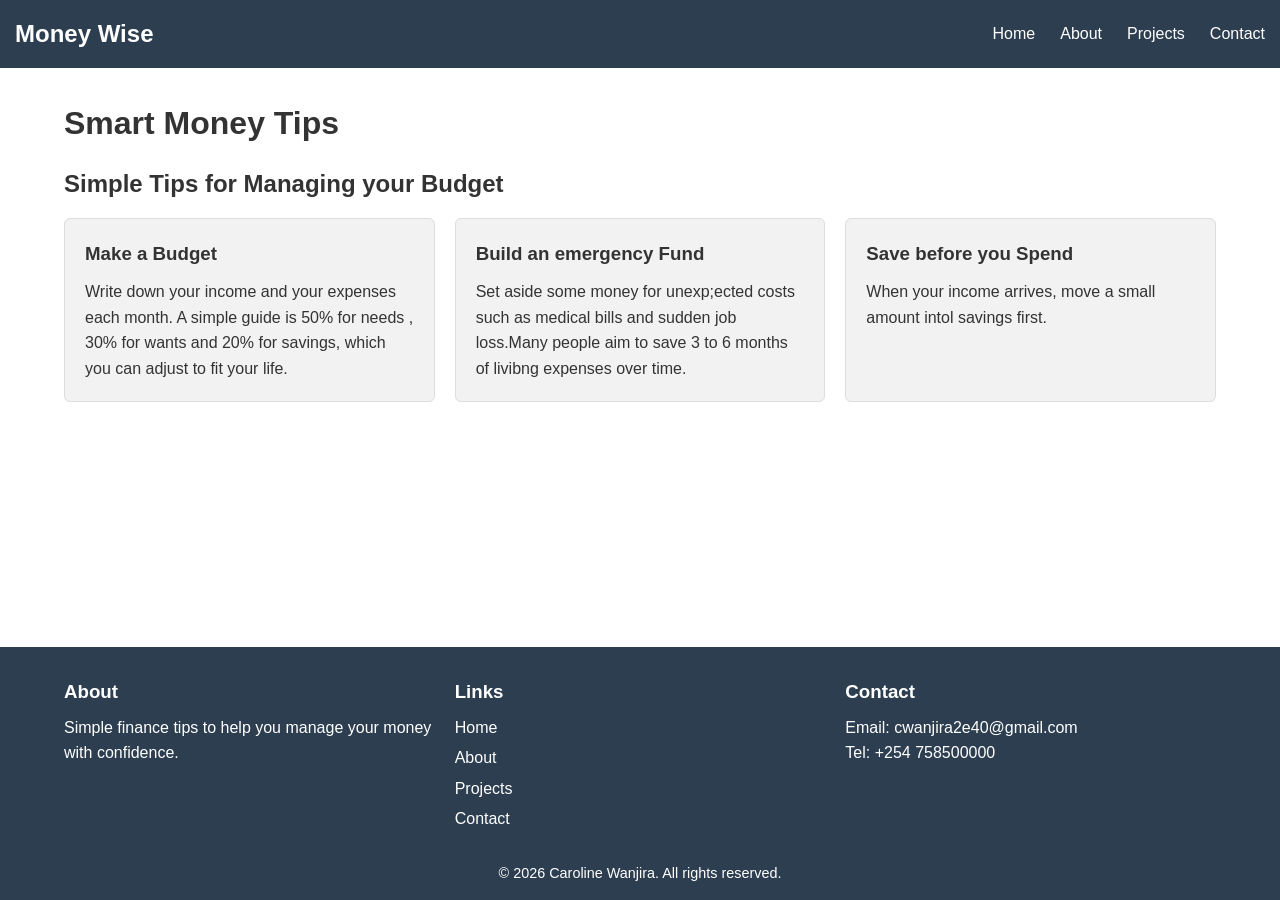
<file: index.html>
<!DOCTYPE html>
<html lang="en">
<head>
  <meta charset="UTF-8">
  <meta name="viewport" content="width=device-width, initial-scale=1.0">
  <title>Smart Money Tips</title>
  <link rel="stylesheet" href="style.css">
</head>
<body>
<header class="navbar">
    <a class="logo" href="#">Money Wise</a>
    <nav>
      <ul class="nav-links">
        <li><a href="#">Home</a></li>
        <li><a href="about">About</a></li>
        <li><a href="projects">Projects</a></li>
        <li><a href="contact">Contact</a></li>
      </ul>
    </nav>
  </header>

  <main>
    <h1>Smart Money Tips</h1>
    <h2>Simple Tips for Managing your Budget</h2>
    <section class="cards">
      <article class="card">
        <h3>Make a Budget</h3>
        <p>Write down your income and your expenses each month. A simple guide is 50% for needs , 30% for wants and 20% for savings, which you can adjust to fit your life.</p>
      </article>
      <article class="card">
        <h3>Build an emergency Fund</h3>
        <p>Set aside some money for unexp;ected costs such as medical bills and sudden job loss.Many people aim to save 3 to 6 months of livibng expenses over time.</p>
      </article>
      <article class="card">
        <h3>Save before you Spend</h3>
        <p>When your income arrives, move a small amount intol savings first.</p>
      </article>
    </section>
  </main>

  <footer class="footer">
    <section class="footer-columns">
      <section class="footer-about">
        <h3>About</h3>
        <p>Simple finance tips to help you manage your money with confidence.</p>
      </section>
      <nav class="footer-links" aria-label="Footer links">
        <h3>Links</h3>
        <ul>
          <li><a href="#">Home</a></li>
          <li><a href="about">About</a></li>
          <li><a href="projects">Projects</a></li>
          <li><a href="contact">Contact</a></li>
        </ul>
      </nav>
      <address class="footer-contact">
        <h3>Contact</h3>
        <p>Email: cwanjira2e40@gmail.com</p>
        <p>Tel: +254 758500000</p>
      </address>
    </section>
    <p class="copyright">&copy; 2026 Caroline Wanjira. All rights reserved.</p>
  </footer>

</body>
</html>
</file>
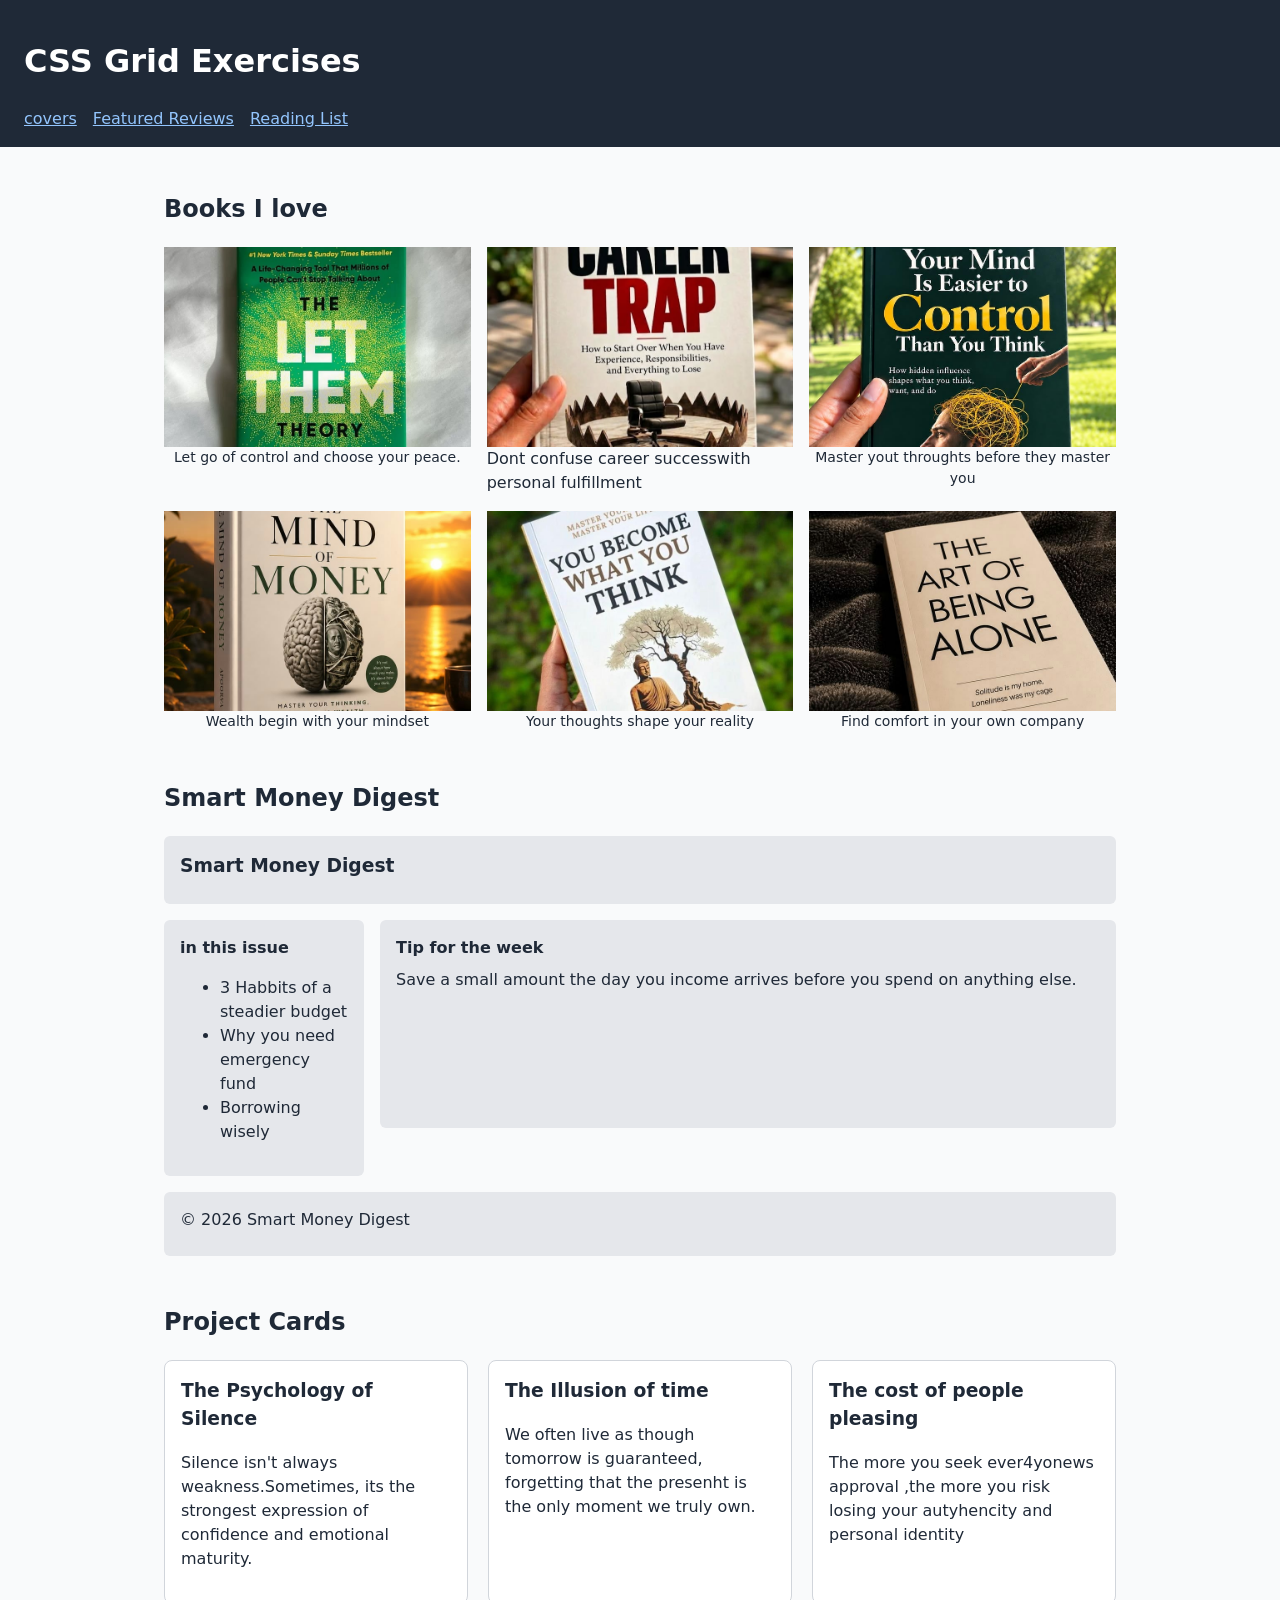
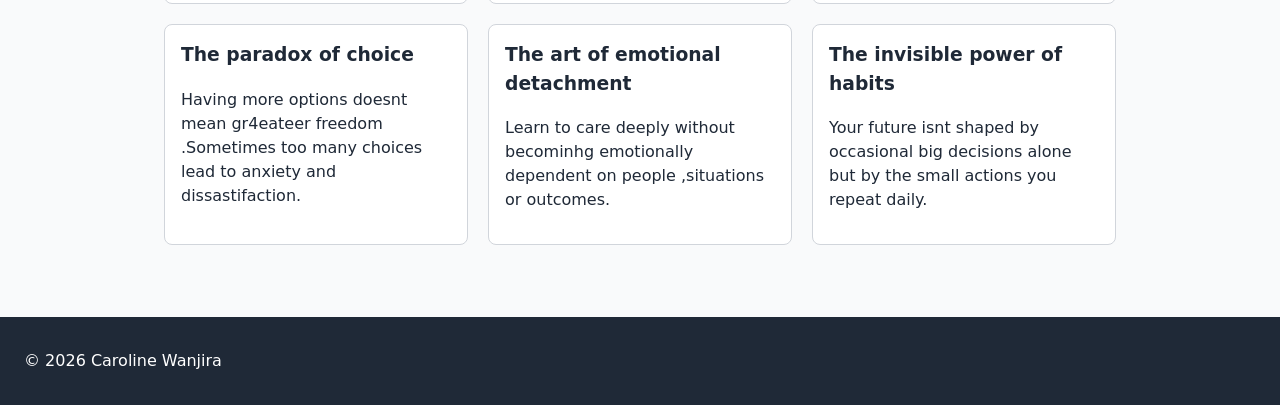
<file: css-grid-layout/index.html>
<!DOCTYPE html>
<html lang="en">
<head>
  <meta charset="UTF-8">
  <meta name="viewport" content="width=device-width, initial-scale=1.0">
  <meta name="description" content="CSS Grid exercises: photo gallery, magazine layout and responsive project cards.">
  <title>Book Show Case</title>
  <link rel="stylesheet" href="style.css">
</head>
<body>

  <header class="site-header">
    <h1>CSS Grid Exercises</h1>
    <nav aria-label="Exercises">
      <ul>
        <li><a href="#covers">covers</a></li>
        <li><a href="#review">Featured Reviews</a></li>
        <li><a href="#Reading-list">Reading List</a></li>
      </ul>
    </nav>
  </header>

  <main>


    <section id="covers" aria-labelledby="covers-title">
      <h2 id="covers-title">Books I love</h2>
      <section class="gallery">
        <figure>
          <img src="images/image-1.jpeg" alt="The Let them theory by Mel Robbins">
          <figcaption>Let go of control and choose your peace.</figcaption>
        </figure>
        <figure>
          <img src="images/image-2.jpeg" alt="The Career Trap">
          <figcaptieon>Dont confuse career successwith personal fulfillment </figcaption>
        </figure>
        <figure>
          <img src="images/image-3.jpeg" alt="Your mind is easier to control than you think">
          <figcaption>Master yout throughts before they master you</figcaption>
        </figure>
        <figure>
          <img src="images/image-4.jpeg" alt="The Mind of Money">
          <figcaption>Wealth begin with your mindset </figcaption>
        </figure>
        <figure>
          <img src="images/image-5.jpeg" alt="You become what you think">
          <figcaption>Your thoughts shape your reality</figcaption>
        </figure>
        <figure>
          <img src="images/image-6.jpeg" alt="The art of being alone by Renuka Gavrani  ">
          <figcaption>Find comfort in your own company</figcaption>
        </figure>
      </section>
    </section>


    <section id="magazine" aria-labelledby="Smart Money Digest">
      <h2 id="magazine-title">Smart Money Digest</h2>
      <article class="magazine">
        <header class="magazine-header">
          <h3>Smart Money Digest</h3>
        </header>
        <aside class="magazine-sidebar">
          <h4>in this issue</h4>
          <ul>
            <li>3 Habbits of a steadier budget</li>
            <li>Why you need emergency fund</li>
            <li>Borrowing wisely</li>
          </ul>
        </aside>
        <section class="magazine-content">
          <h4>Tip for the week</h4>
          <p>Save a small amount the day you income arrives before you spend on anything else.</p>
        </section>
        <footer class="magazine-footer">
          <p>&copy; 2026 Smart Money Digest</p>
        </footer>
      </article>
    </section>

    <section id="projects" aria-labelledby="projects-title">
      <h2 id="projects-title">Project Cards</h2>
      <section class="projects">
        <article class="card">
          <h3>The Psychology of Silence</h3>
          <p>Silence isn't always weakness.Sometimes, its the strongest expression of confidence and emotional maturity.</p>
          </article>
        <article class="card">
          <h3>The Illusion of time</h3>
          <p>We often live as though tomorrow is guaranteed, forgetting that the presenht is the only moment we truly own.</p>
          
        </article>
        <article class="card">
          <h3>The cost of people pleasing</h3>
          <p>The more you seek ever4yonews approval ,the more you risk losing your autyhencity and personal identity</p>
        </article>
        <article class="card">
          <h3>The paradox of choice</h3>
          <p>Having more options doesnt mean gr4eateer freedom .Sometimes too many choices lead to anxiety and dissastifaction.</p>
          </article>
        <article class="card">
          <h3>The art of emotional detachment</h3>
          <p>Learn to care deeply without becominhg emotionally dependent on people ,situations or outcomes.</p>
          </article>
        <article class="card">
          <h3>The invisible power of habits</h3>
          <p>Your future isnt shaped by occasional big decisions alone but by the small actions you repeat daily.</p>
        </article>
      </section>

  </main>

  <footer class="site-footer">
    <p>&copy; 2026 Caroline Wanjira</p>
  </footer>
</body>
</html>
</file>
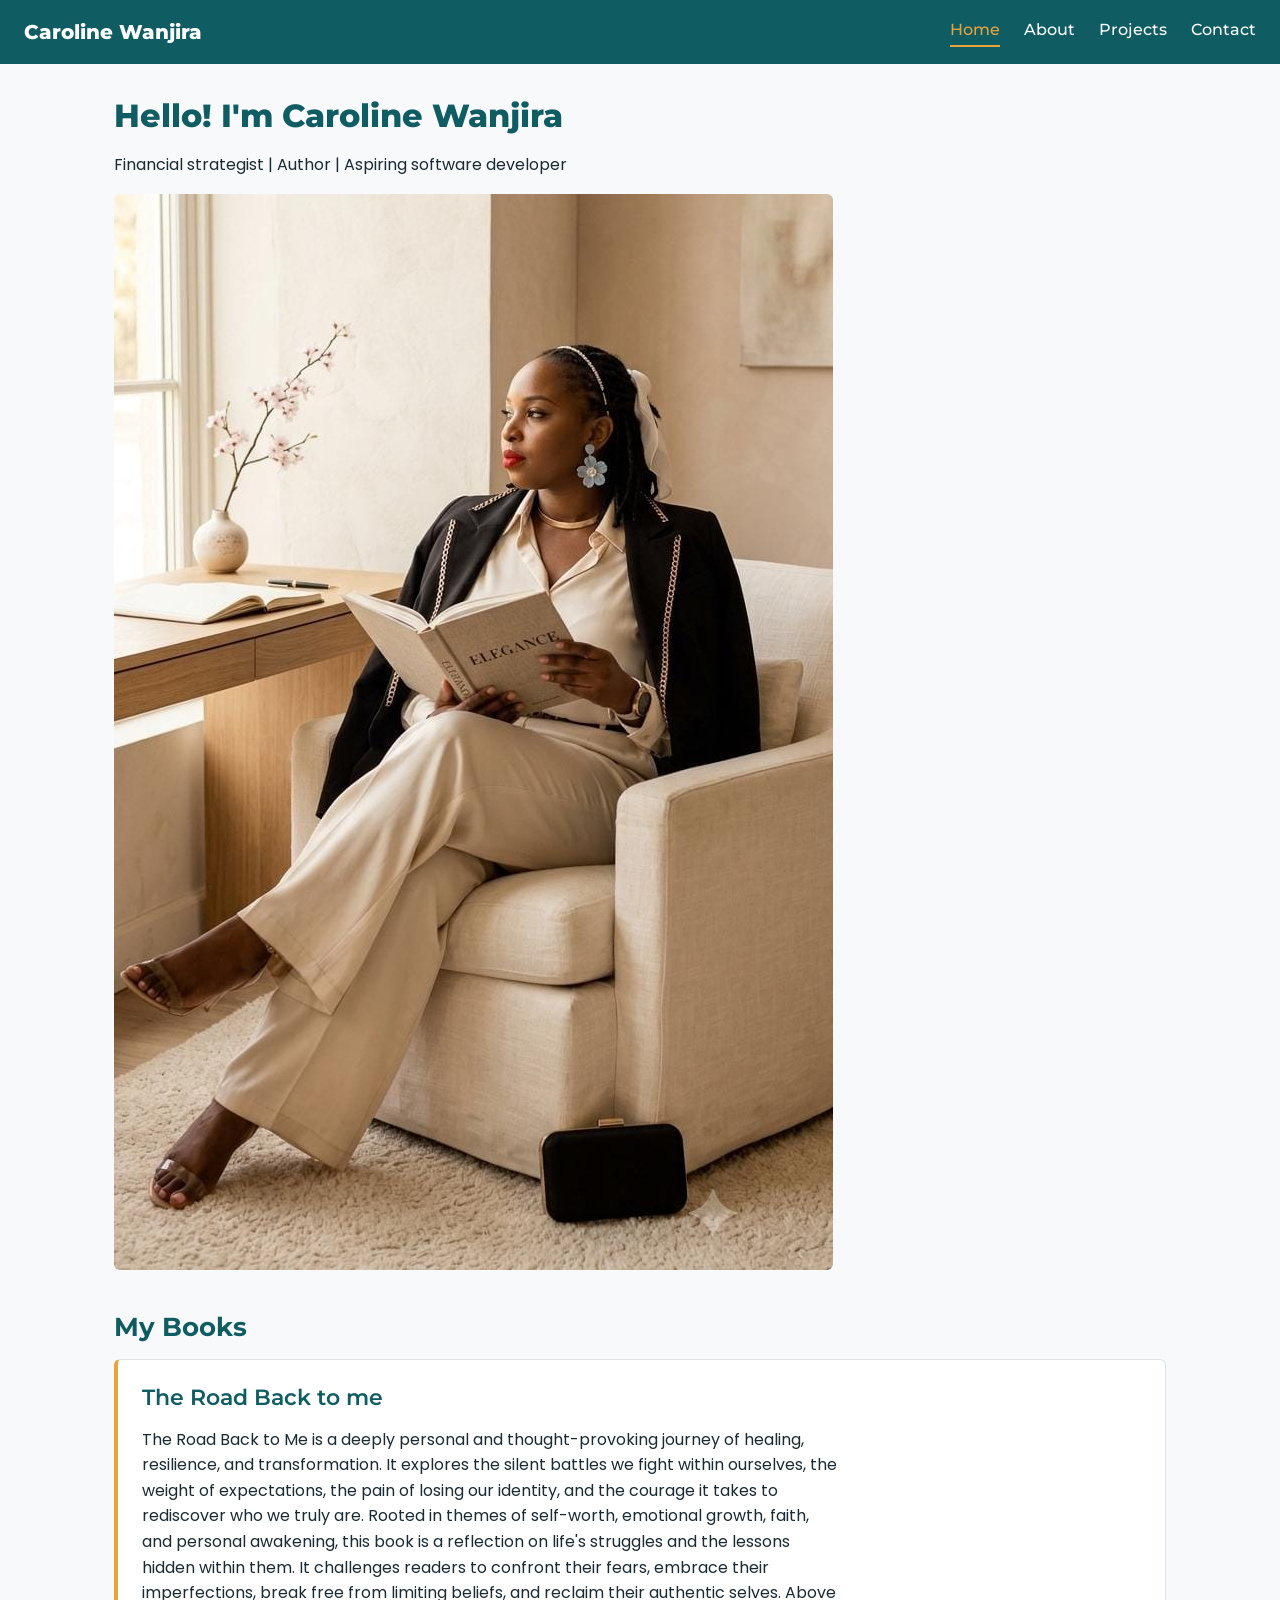
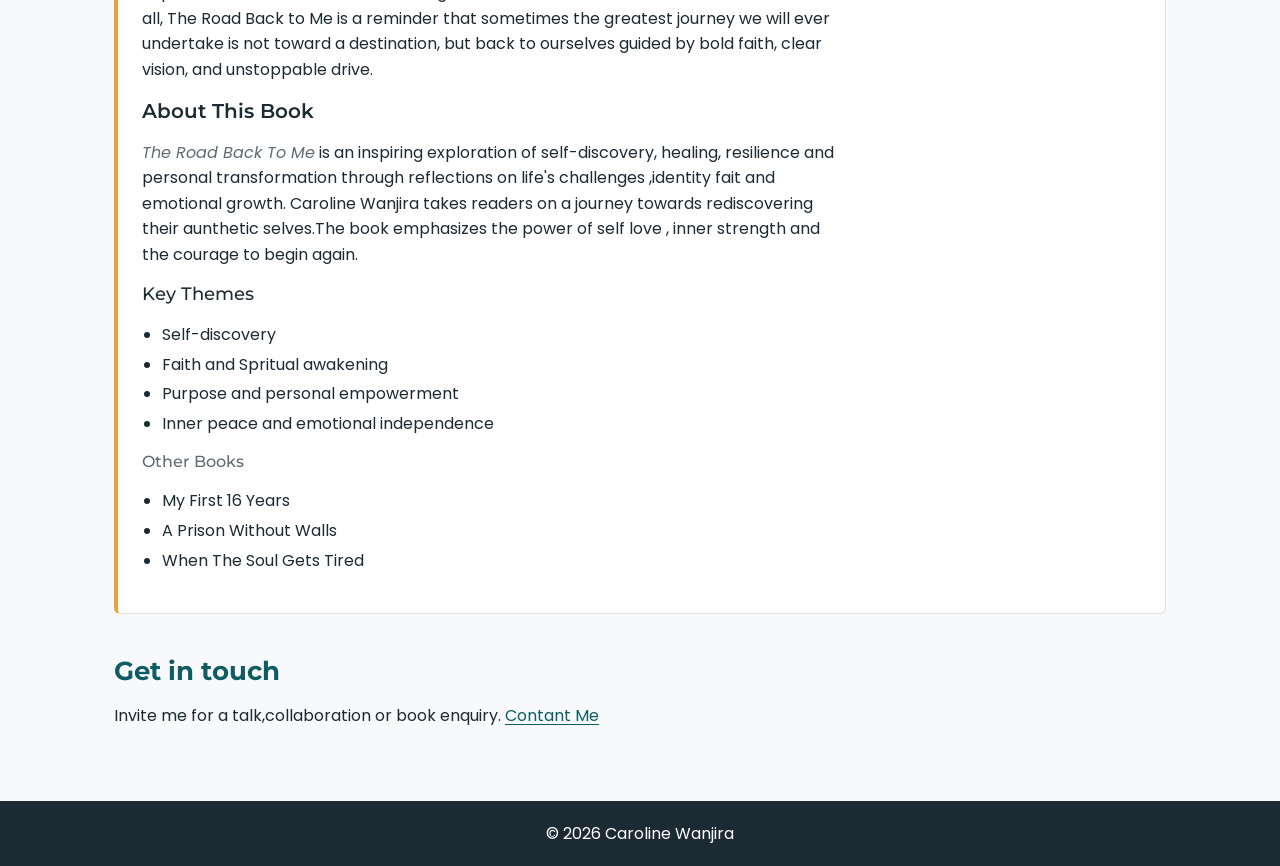
<file: my portfolio/index.html>
<!DOCTYPE html>
<html lang="en">
<head>
<meta charset="UTF-8">
<meta name="viewport" content="width=device-width, initial-scale=1.0">
<title>Home Caroline Wanjira</title>
 <link rel="stylesheet" href="styles.css">
</head>

<body>
 <header>
<header class="site-header">
  <a class="logo" href="index.html">Caroline Wanjira</a>
  <input type="checkbox" id="nav-toggle" class="nav-toggle" aria-label="Toggle menu">
  <label for="nav-toggle" class="nav-toggle-label" aria-hidden="true">&#9776;</label>
  <nav class="site-nav" aria-label="Main">
    <ul class="nav-links">
      <li><a href="index.html" aria-current="page">Home</a></li>
      <li><a href="about.html">About</a></li>
      <li><a href="projects.html">Projects</a></li>
      <li><a href="contact.html">Contact</a></li>
    </ul>
  </nav>
</header>
</header>

<main>
    <section id="hero">
    <article class="hero-text">
 <h1>Hello! I'm Caroline Wanjira</h1>
 <p> Financial strategist | Author | Aspiring software developer</p>
 </article>
 <figure class="hero-image">
 <img src="Caroline.jpeg" alt="Caroline Photo">
</figure>
</section>
<section id="books">
    <h2>My Books</h2>
    <article>
        <h3>The Road Back to me</h3>
        <p>The Road Back to Me is a deeply personal and thought-provoking journey of  healing, resilience, and transformation. It explores the silent battles we fight within ourselves, the weight of expectations, the pain of losing our identity, and the courage it takes to rediscover who we truly are. Rooted in themes of self-worth, emotional growth, faith, and personal awakening, this book is a reflection on life's struggles and the lessons hidden within them. It challenges readers to confront their fears, embrace their imperfections, break free from limiting beliefs, and reclaim their authentic selves. Above all, The Road Back to Me is a reminder that sometimes the greatest journey we will ever undertake is not toward a destination, but back to ourselves guided by bold faith, clear vision, and unstoppable drive.</p>
        <h4>About This Book</h4>
        <p><em>The Road Back To Me</em> is an inspiring exploration of self-discovery, healing, resilience and personal transformation through reflections on life's challenges ,identity fait and emotional growth. Caroline Wanjira takes readers on a journey towards rediscovering their aunthetic selves.The book emphasizes the power of self love , inner strength and the courage to begin again.</p>
        <h5>Key Themes</h5>
        <ul>
            <li>Self-discovery</li>
            <li>Faith and Spritual awakening</li>
            <li>Purpose and personal empowerment</li>
            <li>Inner peace and emotional independence</li>
        </ul>
        
        <h6>Other Books</h6>
            <ul>
                <li>My First 16 Years</li>
                <li>A Prison Without Walls</li>
                <li>When The Soul Gets Tired</li>
            </ul>
    </article>
</section>
<section id="contact-cta">
    <h2>Get in touch</h2>
    <p>Invite me for a talk,collaboration or book enquiry. <a href="contact.html">Contant Me</a></p>
    </section>
</main>
<footer>
    <p>&copy; 2026 Caroline Wanjira</p>
</footer>
</body>
</html>
</file>
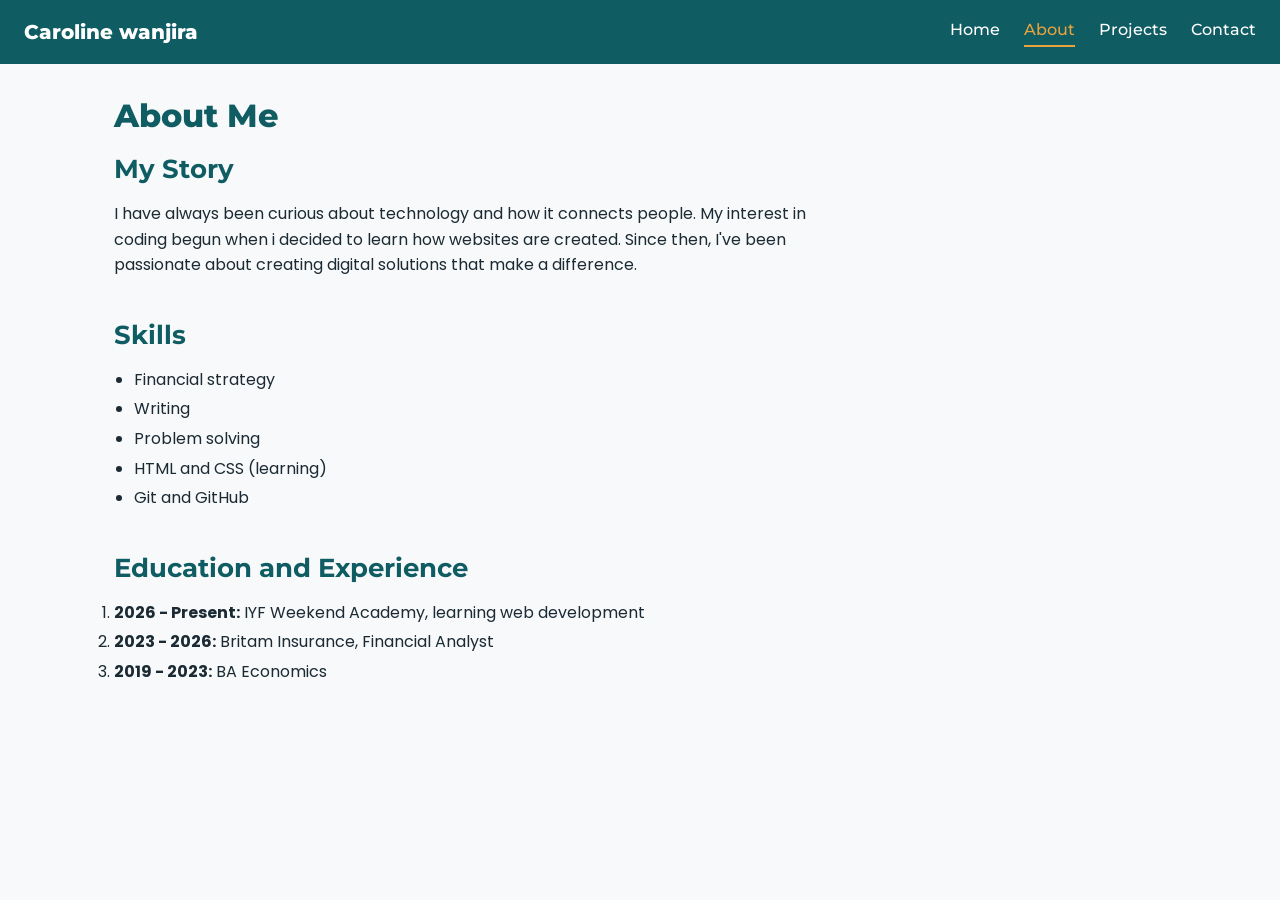
<file: my portfolio/about.html>
<!DOCTYPE html>
<html lang="en">
<head>
    <meta charset="UTF-8">
    <meta name="viewport" content="width=device-width, initial-scale=1.0">
    <title>About Caroline Wanjira</title>
    <link rel="stylesheet" href="styles.css">
</head>


<body>
  <header>
    <header class="site-header">
  <a class="logo" href="index.html">Caroline wanjira</a>
  <input type="checkbox" id="nav-toggle" class="nav-toggle" aria-label="Toggle menu">
  <label for="nav-toggle" class="nav-toggle-label" aria-hidden="true">&#9776;</label>
  <nav class="site-nav" aria-label="Main">
    <ul class="nav-links">
      <li><a href="index.html">Home</a></li>
      <li><a href="about.html" aria-current="page">About</a></li>
      <li><a href="projects.html">Projects</a></li>
      <li><a href="contact.html">Contact</a></li>
    </ul>
  </nav>
</header>
     
  </header>

  <main>
    <h1>About Me</h1>

    <section>
      <h2>My Story</h2>
      <p>I have always been curious about technology and how it connects people. My interest in coding begun when i decided to learn how websites are created. Since then, I've been passionate about creating digital solutions that make a difference.</p>
    </section>

    <section>
      <h2>Skills</h2>
      <ul>
        <li>Financial strategy</li>
        <li>Writing</li>
        <li>Problem solving</li>
        <li>HTML and CSS (learning)</li>
        <li>Git and GitHub</li>
      </ul>
    </section>

    <section>
      <h2>Education and Experience</h2>
      <ol>
        <li><strong>2026 - Present:</strong> IYF Weekend Academy, learning web development</li>
        <li><strong>2023 - 2026:</strong> Britam Insurance, Financial Analyst</li>
        <li><strong>2019 - 2023:</strong> BA Economics</li>
      </ol>
    </section>
  </main>
</body>
</html>
</file>
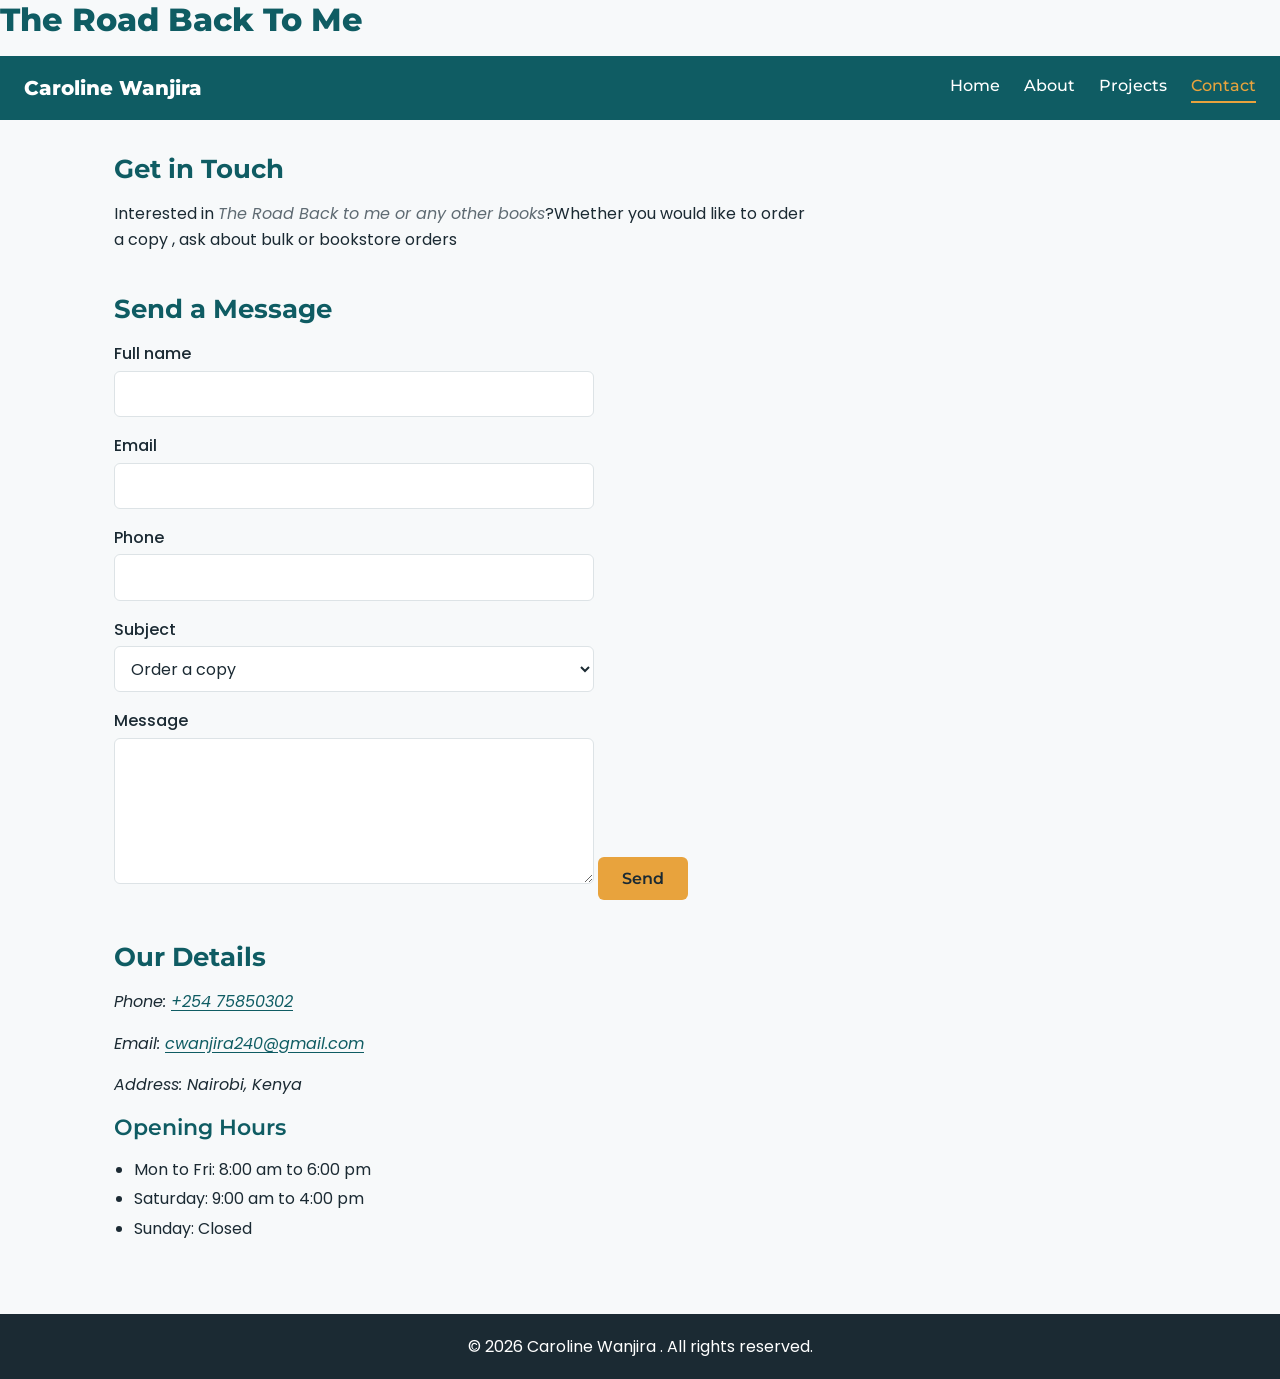
<file: my portfolio/contact.html>
<!DOCTYPE html>
<html lang="en">
<head>
  <meta charset="UTF-8">
  <meta name="viewport" content="width=device-width, initial-scale=1.0">
  <title>Contact me | Caroline wanjira</title>
  <link rel="stylesheet" href="styles.css">
</head>
<body>
  <header>
    <h1>The Road Back To Me</h1>
    <header class="site-header">
  <a class="logo" href="index.html">Caroline Wanjira</a>
  <input type="checkbox" id="nav-toggle" class="nav-toggle" aria-label="Toggle menu">
  <label for="nav-toggle" class="nav-toggle-label" aria-hidden="true">&#9776;</label>
  <nav class="site-nav" aria-label="Main">
    <ul class="nav-links">
      <li><a href="index.html">Home</a></li>
      <li><a href="about.html">About</a></li>
      <li><a href="projects.html">Projects</a></li>
      <li><a href="contact.html" aria-current="page">Contact</a></li>
    </ul>
  </nav>
</header>
  </header>

  <main>
    <section>
      <h2>Get in Touch</h2>
      <p>Interested in <em>The Road Back to me or any other books</em>?Whether you would like to order a copy , ask about bulk or bookstore orders</p>
    </section>

    <section>
      <h2>Send a Message</h2>
      <form id="contact-form">
        <label for="name">Full name</label>
        <input type="text" id="name" name="name" required>

        <label for="email">Email</label>
        <input type="email" id="email" name="email" required>

        <label for="phone">Phone</label>
        <input type="tel" id="phone" name="phone">

        <label for="subject">Subject</label>
        <select id="subject" name="subject">
          <option>Order a copy</option>
          <option>Bulk or Bookstore orders</option>
          <option>Signed copy request</option>
          <option>Speaking or event invitation</option>
        </select>



        <label for="message">Message</label>
        <textarea id="message" name="message" rows="5" required></textarea>

        <button type="submit">Send</button>
      </form>
    </section>

    <section>
      <h2>Our Details</h2>
      <address>
        <p>Phone: <a href="tel:+25475850302">+254 75850302</a></p>
        <p>Email: <a href="mailto:cwanjira240@gmail.com">cwanjira240@gmail.com</a></p>
        <p>Address: Nairobi, Kenya</p>
      </address>
      <h3>Opening Hours</h3>
      <ul>
        <li>Mon to Fri: 8:00 am to 6:00 pm</li>
        <li>Saturday: 9:00 am to 4:00 pm</li>
        <li>Sunday: Closed</li>
      </ul>
    </section>
  </main>

  <footer>
    <p>&copy; 2026 Caroline Wanjira . All rights reserved.</p>
  </footer>

  
</body>
</html>
</file>
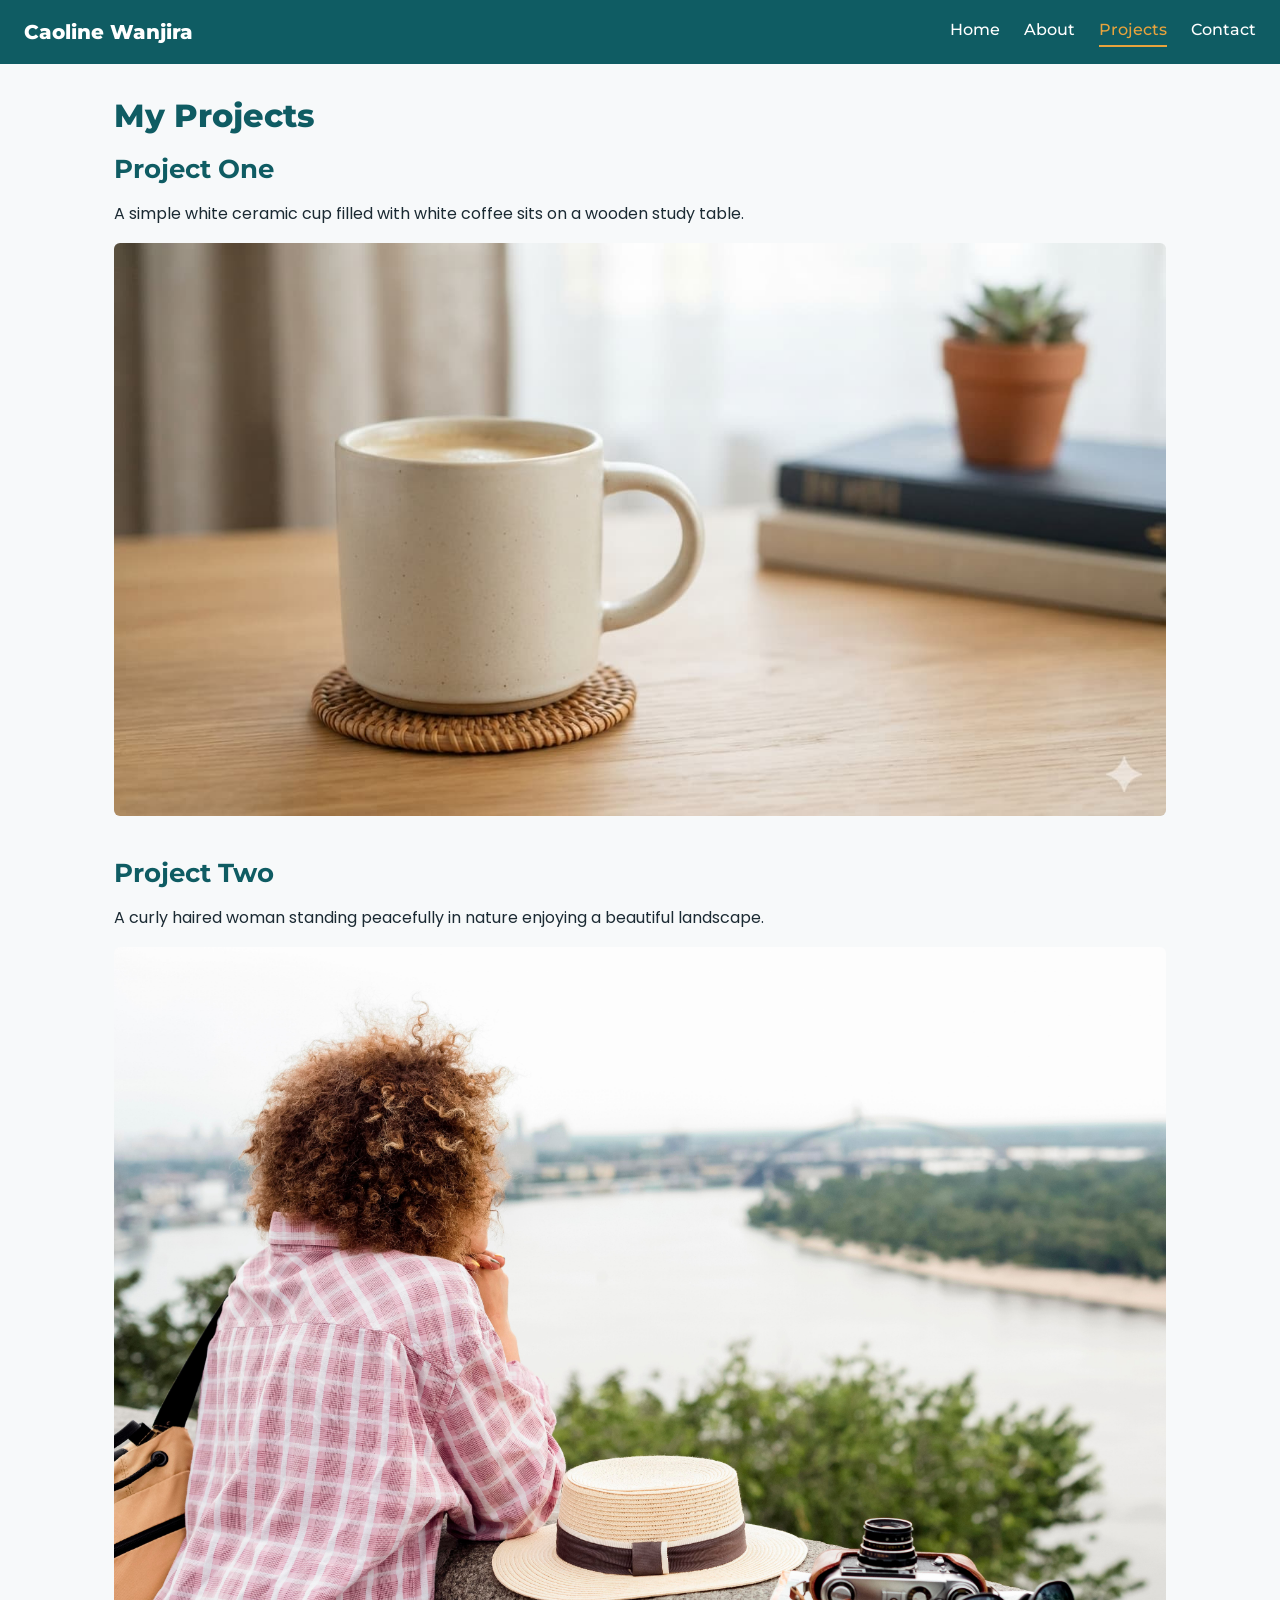
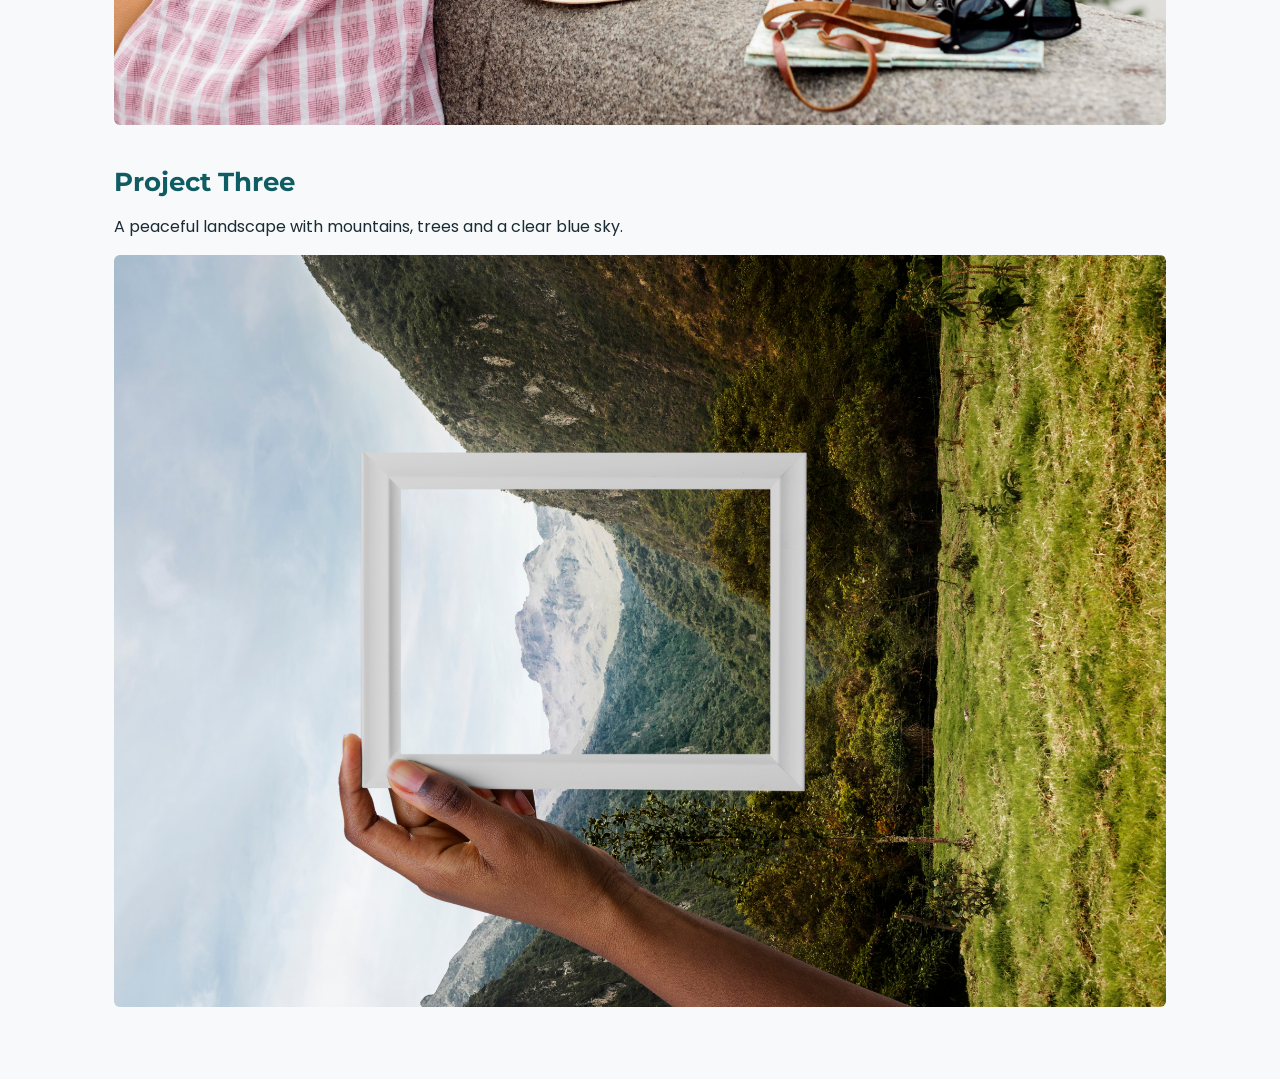
<file: my portfolio/projects.html>
<!DOCTYPE html>
<html lang="en">
<head>
  <meta charset="UTF-8">
  <meta name="viewport" content="width=device-width, initial-scale=1">
  <title>Projects | Caroline Wanjira</title>
  <link rel="stylesheet" href="styles.css">
</head>
<body>
  <header>
    <header class="site-header">
  <a class="logo" href="index.html">Caoline Wanjira</a>
  <input type="checkbox" id="nav-toggle" class="nav-toggle" aria-label="Toggle menu">
  <label for="nav-toggle" class="nav-toggle-label" aria-hidden="true">&#9776;</label>
  <nav class="site-nav" aria-label="Main">
    <ul class="nav-links">
      <li><a href="index.html">Home</a></li>
      <li><a href="about.html">About</a></li>
      <li><a href="projects.html" aria-current="page">Projects</a></li>
      <li><a href="contact.html">Contact</a></li>
    </ul>
  </nav>
</header>
  </header>

  <main>
    <h1>My Projects</h1>

    <section>
      <h2>Project One</h2>
      <p>A simple white ceramic cup filled with white coffee sits on a wooden study table.</p>
      <img src="white-coffee-cup.jpg" alt="Placeholder image for Project One" class="project-img">
    </section>

    <section>
      <h2>Project Two</h2>
      <p>A curly haired woman standing peacefully in nature enjoying a beautiful landscape.</p>
      <img src="curly-woman.jpg" alt="Placeholder image for Project Two" class="project-img">
    </section>

    <section>
      <h2>Project Three</h2>
      <p>A peaceful landscape with  mountains, trees and a clear blue sky.</p>
      <img src="landscape-view.jpg" alt="Placeholder image for Project Three" class="project-img">
    </section>
  </main>
</body>
</html>
</file>
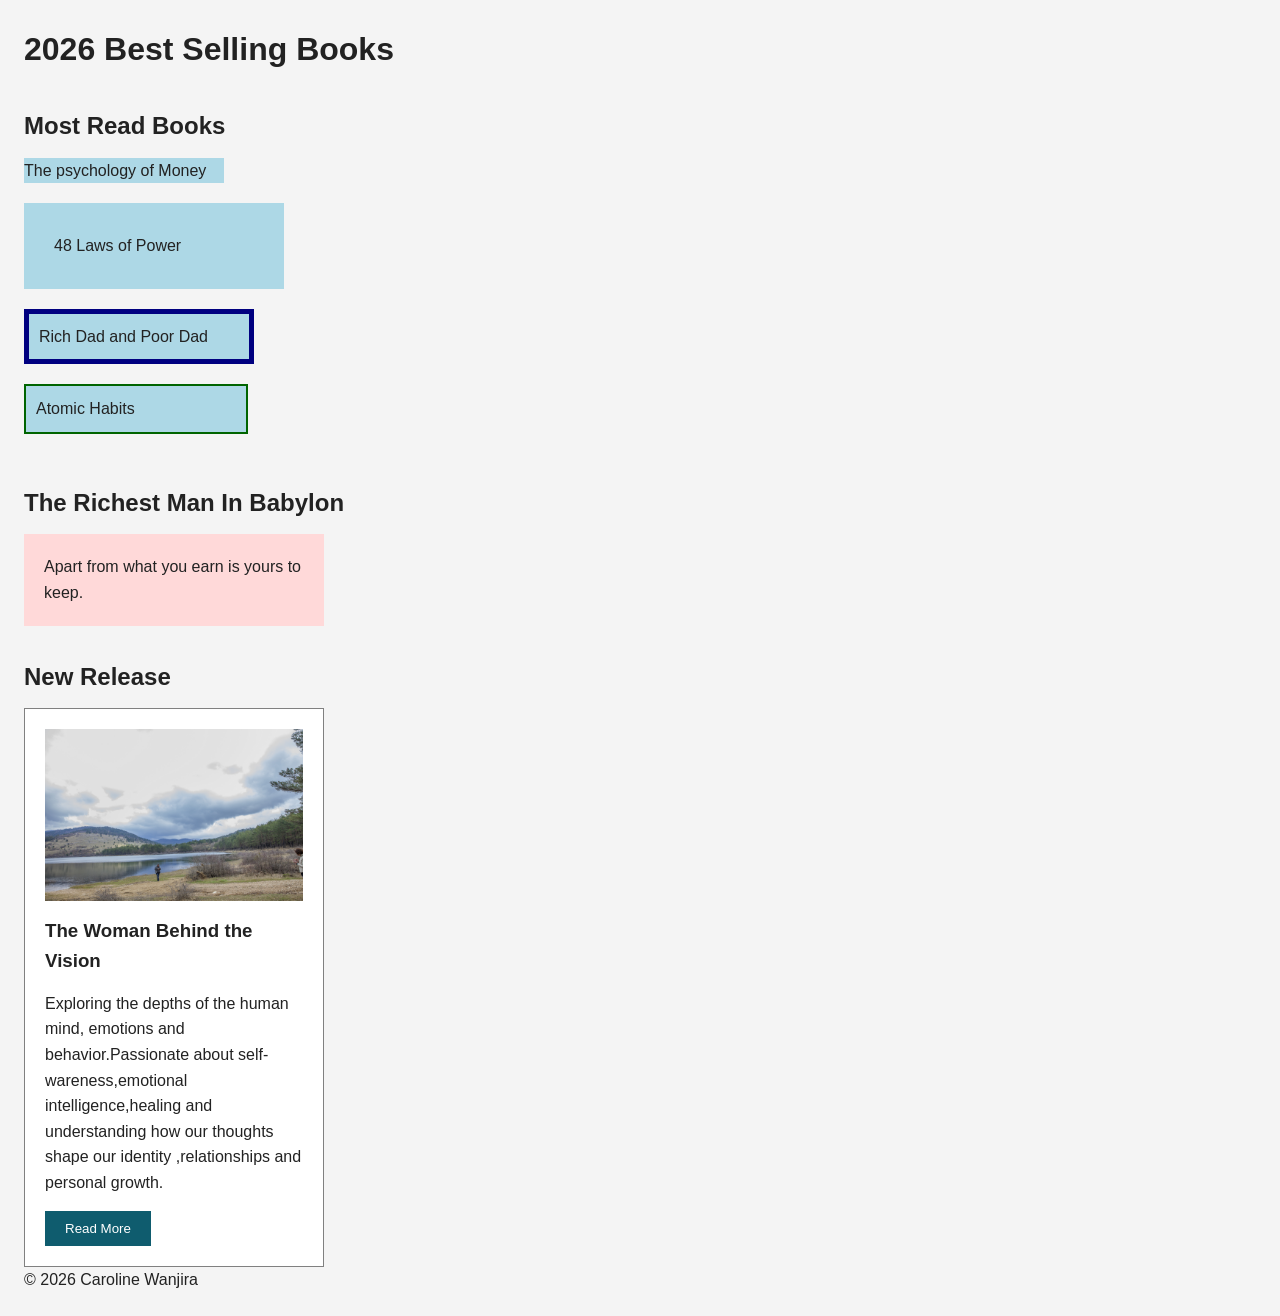
<file: daily challeges week 2/box-model/box-model.html>
<!DOCTYPE html>
<html lang="en">
<head>
    <meta charset="UTF-8">
    <meta name="viewport" content="width=device-width, initial-scale=1.0">
    <title>2026 Best Selling Books</title>
    <link rel="stylesheet" href="style.css">
</head>
<body>
     <header>
    <h1>2026 Best Selling Books</h1>
  </header>

  <main>
    <section>
      <h2>Most Read Books</h2>
      <p class="demo-box content-box">The psychology of Money</p>
      <p class="demo-box padding-box">48 Laws of Power</p>
      <p class="demo-box border-box"> Rich Dad and Poor Dad</p>
      <p class="demo-box margin-box"> Atomic Habits</p>
    </section>

    <section>
      <h2>The Richest Man In Babylon</h2>
      <p class="broken-box">Apart from what you earn is yours to keep.</p>
    </section>

    <section>
      <h2>New Release</h2>
      <article class="card">
        <img src="girl-standing-near-lake-piva.jpg"  alt="A hazy, pale sky with misty mountains in the distance">
        <h3>The Woman Behind the Vision</h3>
        <p>Exploring the depths of the human mind, emotions and behavior.Passionate about self-wareness,emotional intelligence,healing and understanding how our thoughts shape our identity ,relationships and personal growth.</p>
        <button type="button">Read More</button>
      </article>
    </section>
  </main>
  <footer>
    <p>&copy; 2026 Caroline Wanjira</p>
  </footer>
</body>
</html>
</file>
<file: style.css>
* {
  margin: 0;
  padding: 0;
  box-sizing: border-box;
}

body {
  font-family: Arial, sans-serif;
  line-height: 1.6;
  color: #333;
 min-height: 100vh;
  display: flex;
  flex-direction: column;
}

main {
  flex: 1;
  padding: 30px 5%;
}

h1, h2 {
  margin-bottom: 15px;
}

ul {
  list-style: none;
}

a {
  text-decoration: none;
  color: inherit;
}

.navbar {
  display: flex;
  justify-content: space-between; 
  align-items: center;            
  flex-wrap: wrap;
  padding: 15px ;
  background-color: #2c3e50;
  color: white;
}

.logo {
  font-size: 1.5rem;
  font-weight: bold;
}

.nav-links {
  display: flex;
  gap: 25px;                      
}

.nav-links a:hover {
  text-decoration: underline;
}


.cards {
  display: flex;
  flex-wrap: wrap;                
  gap: 20px;                      
}

.card {
  flex: 1 1 250px;                
  padding: 20px;
  background-color: #f2f2f2;
  border: 1px solid #ddd;
  border-radius: 6px;
}

.card h3 {
  margin-bottom: 10px;
}

.footer {
  background-color: #2c3e50;
  color: white;
  padding: 30px 5% 15px;
}

.footer-columns {
  display: flex;
  justify-content: space-between;
  flex-wrap: wrap;
  gap: 20px;
}

.footer-columns > * {
  flex: 1 1 200px;
}

.footer h3 {
  margin-bottom: 8px;
}

.footer-links li {
  margin-bottom: 5px;
}

.footer address {
  font-style: normal;
}

.copyright {
  text-align: center;             
  margin-top: 25px;
  font-size: 0.9rem;
}
</file>
<file: css-grid-layout/style.css>
*,
*::before,
*::after {
  box-sizing: border-box;
}

body {
  margin: 0;
  font-family: system-ui, sans-serif;
  line-height: 1.5;
  color: #1f2937;
  background: #f9fafb;
}

.site-header,
.site-footer {
  padding: 1rem 1.5rem;
  background: #1f2937;
  color: #fff;
}

.site-header ul {
  display: flex;
  gap: 1rem;
  padding: 0;
  margin: 0.5rem 0 0;
  list-style: none;
}

.site-header a {
  color: #93c5fd;
}

main {
  max-width: 1000px;
  margin: 0 auto;
  padding: 1.5rem;
}

section {
  margin-bottom: 3rem;
}

/* ---------- Exercise 1: Photo Gallery ---------- */
.gallery {
  display: grid;
  grid-template-columns: repeat(3, 1fr);
  gap: 16px;
}

.gallery figure {
  margin: 0;
}

.gallery img {
  display: block;
  width: 100%;
  height: 200px;
  object-fit: cover;
  background: #d1d5db;
}

.gallery figcaption {
  font-size: 0.875rem;
  text-align: center;
}

/* ---------- Exercise 2: Magazine Layout ---------- */
.magazine {
  display: grid;
  grid-template-columns: 200px 1fr;
  grid-template-areas:
    "header  header"
    "sidebar content"
    "footer  footer";
  gap: 16px;
}

.magazine-header  { grid-area: header; }
.magazine-sidebar { grid-area: sidebar; }
.magazine-content { grid-area: content; }
.magazine-footer  { grid-area: footer; }

.magazine > * {
  padding: 1rem;
  background: #e5e7eb;
  border-radius: 6px;
}

.magazine h3,
.magazine h4,
.magazine p {
  margin: 0 0 0.5rem;
}

/* ---------- Exercise 3: Project Cards ---------- */
.projects {
  display: grid;
  grid-template-columns: repeat(3, 1fr);
  gap: 20px;
}

.card {
  padding: 1rem;
  background: #fff;
  border: 1px solid #d1d5db;
  border-radius: 8px;
}

.card h3 {
  margin-top: 0;
}

/* Tablet: 2 columns */
@media (max-width: 992px) {
  .projects {
    grid-template-columns: repeat(2, 1fr);
  }
}

/* Mobile: 1 column */
@media (max-width: 600px) {
  .projects {
    grid-template-columns: 1fr;
  }

  .gallery {
    grid-template-columns: repeat(2, 1fr);
  }

  .magazine {
    grid-template-columns: 1fr;
    grid-template-areas:
      "header"
      "sidebar"
      "content"
      "footer";
  }
}
</file>
<file: my portfolio/styles.css>
@import url("https://fonts.googleapis.com/css2?family=Montserrat:wght@500;600;700;800&family=Poppins:wght@400;500;600&display=swap");
:root {
  --color-primary: #0f5c63;
  --color-primary-dark: #0a4352;
  --color-secondary: #e8a33d;
  --color-secondary-dark: #d08f2c;
  --color-bg: #f7f9fa;
  --color-surface: #ffffff;
  --color-text: #1b2a33;
  --color-muted: #5f6b73;
  --color-border: #dde3e6;

  --font-heading: "Montserrat", "Roboto", sans-serif;
  --font-body: "Poppins", "Open Sans", "Roboto", sans-serif;


  --fs-h1: 2rem;
  --fs-h2: 1.65rem;
  --fs-h3: 1.35rem;
  --fs-h4: 1.25rem;
  --fs-h5: 1.125rem;
  --fs-h6: 1rem;
  --heading-margin: 0 0 1rem;

  
  --space-sm: 0.5rem;
  --space-md: 1rem;
  --space-lg: 2rem;
  --radius: 6px;
  --shadow-sm: 0 4px 6px rgba(0, 0, 0, 0.1);
  --shadow-md: 0 10px 20px rgba(0, 0, 0, 0.1);
}


*,
*::before,
*::after {
  margin: 0;
  padding: 0;
  box-sizing: border-box;
}

html {
  font-size: 16px;
}

body {
  font-family: var(--font-body);
  font-size: 1rem;
  line-height: 1.6;
  color: var(--color-text);
  background-color: var(--color-bg);
p {
  margin-bottom: 1rem;
  max-width: 70ch;
}

h1, h2, h3, h4, h5, h6 {
  font-family: var(--font-heading);
  color: var(--color-primary);
  margin: var(--heading-margin);
  line-height: 1.25;
}

h1 { font-size: var(--fs-h1); font-weight: 800; }
h2 { font-size: var(--fs-h2); font-weight: 700; }
h3 { font-size: var(--fs-h3); font-weight: 600; }
h4 { font-size: var(--fs-h4); font-weight: 600; color: var(--color-text); }
h5 { font-size: var(--fs-h5); font-weight: 500; color: var(--color-text); }
h6 { font-size: var(--fs-h6); font-weight: 500; color: var(--color-muted); }

em {
  color: var(--color-muted);
}

ul {
  margin: 0 0 1rem 1.25rem;
}

li {
  margin-bottom: 0.25rem;
}

a {
  color: var(--color-primary);
  text-decoration: underline;
  text-underline-offset: 3px;
  transition: color 0.2s ease;
}

a:hover {
  color: var(--color-secondary-dark);
}

a:focus-visible,
button:focus-visible,
input:focus-visible,
select:focus-visible,
textarea:focus-visible {
  outline: 3px solid var(--color-secondary);
  outline-offset: 2px;
}

.site-header {
  display: flex;
  flex-wrap: wrap;
  justify-content: space-between;
  align-items: center;
  background-color: var(--color-primary);
  padding: var(--space-md) 1.5rem;
}

.logo {
  color: #ffffff;
  font-family: var(--font-heading);
  font-size: 1.25rem;
  font-weight: 800;
  text-decoration: none;
}

.logo:hover {
  color: var(--color-secondary);
}

.nav-toggle {
  position: absolute;               
  opacity: 0;
}

.nav-toggle-label {
  color: #ffffff;
  font-size: 1.8rem;
  line-height: 1;
  cursor: pointer;
  padding: 0 var(--space-sm);
}

.nav-toggle:focus-visible + .nav-toggle-label {
  outline: 3px solid var(--color-secondary);
  outline-offset: 2px;
}

.site-nav {
  flex-basis: 100%;
}

.nav-links {
  display: none;                    
  flex-direction: column;
  gap: var(--space-sm);
  list-style: none;
  margin: 0;
  padding-top: var(--space-md);
}

.nav-links li {
  margin: 0;
}

.nav-toggle:checked ~ .site-nav .nav-links {
  display: flex;                   
}

.site-header nav a {
  display: inline-block;
  color: #ffffff;
  font-family: var(--font-heading);
  font-weight: 500;
  text-decoration: none;
  padding: var(--space-sm) 0;
  border-bottom: 2px solid transparent;
}

.site-header nav a:hover,
.site-header nav a.active,
.site-header nav a[aria-current="page"] {
  color: var(--color-secondary);
  border-bottom-color: var(--color-secondary);
}

/* 7. Layout */
main {
  max-width: 900px;
  margin: 0 auto;
  padding: var(--space-lg) var(--space-md);
}

section {
  margin-bottom: 2.5rem;
}

/* 8. Cards */
article {
  background-color: var(--color-surface);
  border: 1px solid var(--color-border);
  border-left: 4px solid var(--color-secondary);
  border-radius: var(--radius);
  padding: 1.5rem;
  margin-bottom: 1.5rem;
  transition: box-shadow 0.3s ease;
}

article:hover,
.card:hover {
  box-shadow: var(--shadow-md);
}

/* 9. Images (responsive) */
img {
  display: block;
  max-width: 100%;
  height: auto;
  border-radius: var(--radius);
  margin-top: 1rem;
}

button,
.btn,
.button {
  display: inline-block;
  font-family: var(--font-heading);
  font-size: 1rem;
  font-weight: 600;
  color: var(--color-text);
  background-color: var(--color-secondary);
  border: none;
  border-radius: var(--radius);
  padding: 0.75rem 1.5rem;
  cursor: pointer;
  text-decoration: none;
  transition: all 0.3s ease;
}

button:hover,
.btn:hover,
.button:hover {
  background-color: var(--color-primary);
  color: #ffffff;
  transform: translateY(-2px);
  box-shadow: var(--shadow-sm);
}


label {
  display: block;
  font-weight: 500;
  margin: 1rem 0 0.25rem;
}

input,
select,
textarea {
  width: 100%;
  max-width: 480px;
  font-family: var(--font-body);
  font-size: 1rem;
  color: var(--color-text);
  background-color: var(--color-surface);
  border: 1px solid var(--color-border);
  border-radius: var(--radius);
  padding: 0.6rem 0.75rem;
}

form button {
  margin-top: 1.25rem;
}


footer {
  background-color: var(--color-text);
  color: #ffffff;
  text-align: center;
  padding: 1.25rem;
}

footer p {
  margin: 0 auto;
  max-width: none;
}



.hero {
  display: grid;
  gap: var(--space-lg);
  align-items: center;
}

.hero-text {
  background: none;
  border: none;
  padding: 0;
  margin: 0;
}

.hero-text:hover {
  box-shadow: none;
}

.hero-image img {
  margin-top: 0;
}

/* Projects: 1 column */
.projects {
  display: grid;
  grid-template-columns: 1fr;
  gap: 1.5rem;
}

.projects > article {
  margin-bottom: 0;
}

.contact-layout {
  display: grid;
  gap: var(--space-lg);
}

.contact-sidebar {
  align-self: start;
  background-color: var(--color-surface);
  border: 1px solid var(--color-border);
  border-radius: var(--radius);
  padding: 1.5rem;
}

@media (min-width: 768px) {
  :root {
    --fs-h1: 2.5rem;
    --fs-h2: 2rem;
    --fs-h3: 1.5rem;
  }

  main {
    padding: var(--space-lg) 1.5rem;
  }


  .nav-toggle-label {
    display: none;
  }

  .site-nav {
    flex-basis: auto;
  }

  .nav-links {
    display: flex;
    flex-direction: row;
    gap: 1.5rem;
    padding-top: 0;
  }

  .site-header nav a {
    padding: 0 0 2px;
  }

  .hero {
    grid-template-columns: 1.2fr 1fr;
  }
  .projects {
    grid-template-columns: repeat(2, 1fr);
  }

@media (min-width: 1024px) {
  /* projects: 3 columns */
  .projects {
    grid-template-columns: repeat(3, 1fr);
  }

  .contact-layout {
    grid-template-columns: 2fr 1fr;
  }
}

@media (min-width: 1280px) {
  main {
    max-width: 1100px;
  }
}
</file>
<file: daily challeges week 2/box-model/style.css>
* {
  margin: 0;
  padding: 0;
}

body {
  font-family: Arial, sans-serif;
  line-height: 1.6;
  padding: 24px;
  background-color: #f4f4f4;
  color: #222;
}

h1 {
  margin-bottom: 24px;
}

h2 {
  margin: 32px 0 12px;
}

/* Exercise 1: Box Model Visualization */
.demo-box {
  width: 200px;
  margin-bottom: 20px;
}

.content-box {
  background-color: lightblue;
}

.padding-box {
  background-color: lightblue;
  padding: 30px;
}

.border-box {
  background-color: lightblue;
  padding: 10px;
  border: 5px solid navy;
}

.margin-box {
  background-color: lightblue;
  padding: 10px;
  border: 2px solid darkgreen;
  margin-bottom: 50px;
}

/* Exercise 2: Debug the Layout */
.broken-box {
  box-sizing: border-box;
  width: 300px;
  padding: 20px;
  border: none;
  background-color: #ffd9d9;
}

/* Exercise 3: Card Component */
.card {
  box-sizing: border-box;
  width: 300px;
  padding: 20px;
  border: 1px solid gray;
  background-color: white;
}

.card img {
  display: block;
  width: 100%;
  height: auto;
}

.card h3 {
  margin: 15px 0;
}

.card p {
  margin-bottom: 15px;
}

.card button {
  padding: 10px 20px;
  border: none;
  background-color: #0f5c6e;
  color: white;
  cursor: pointer;
}

.card button:hover {
  background-color: #0a4352;
}
</file>
